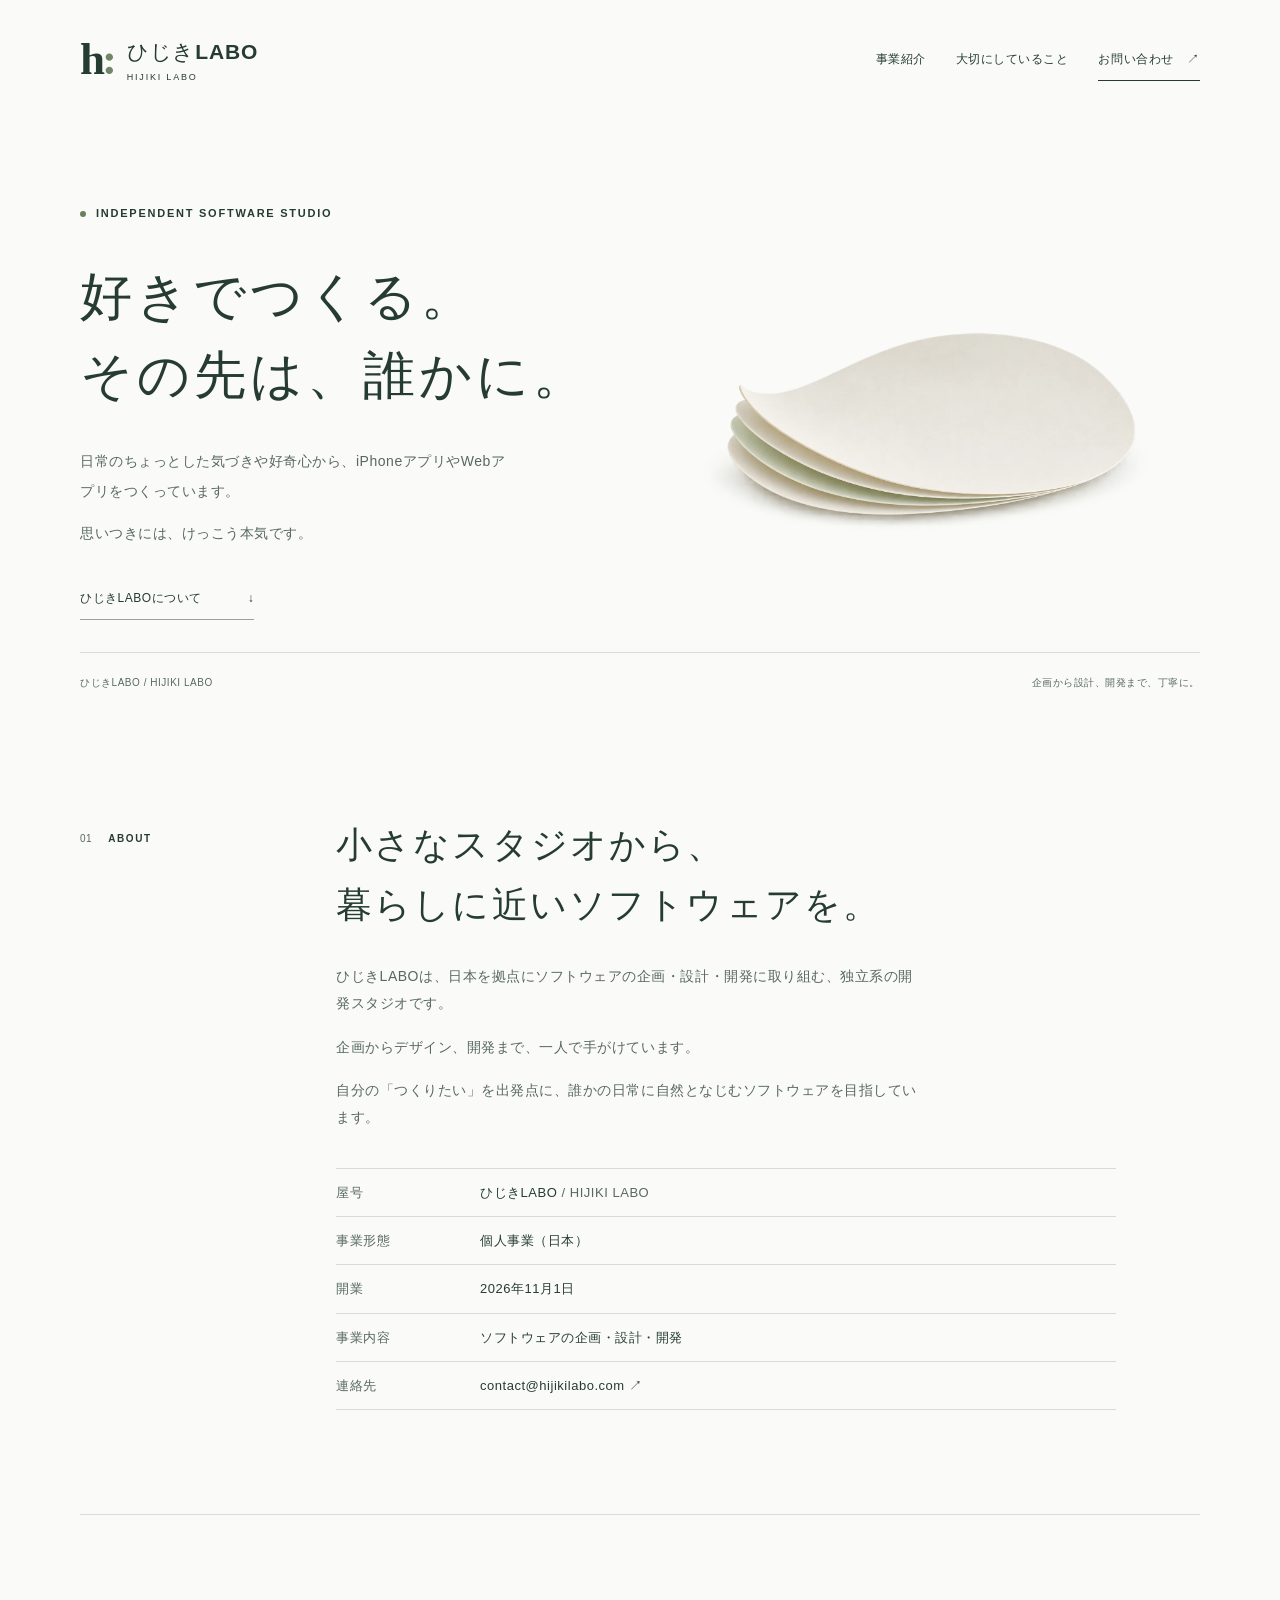
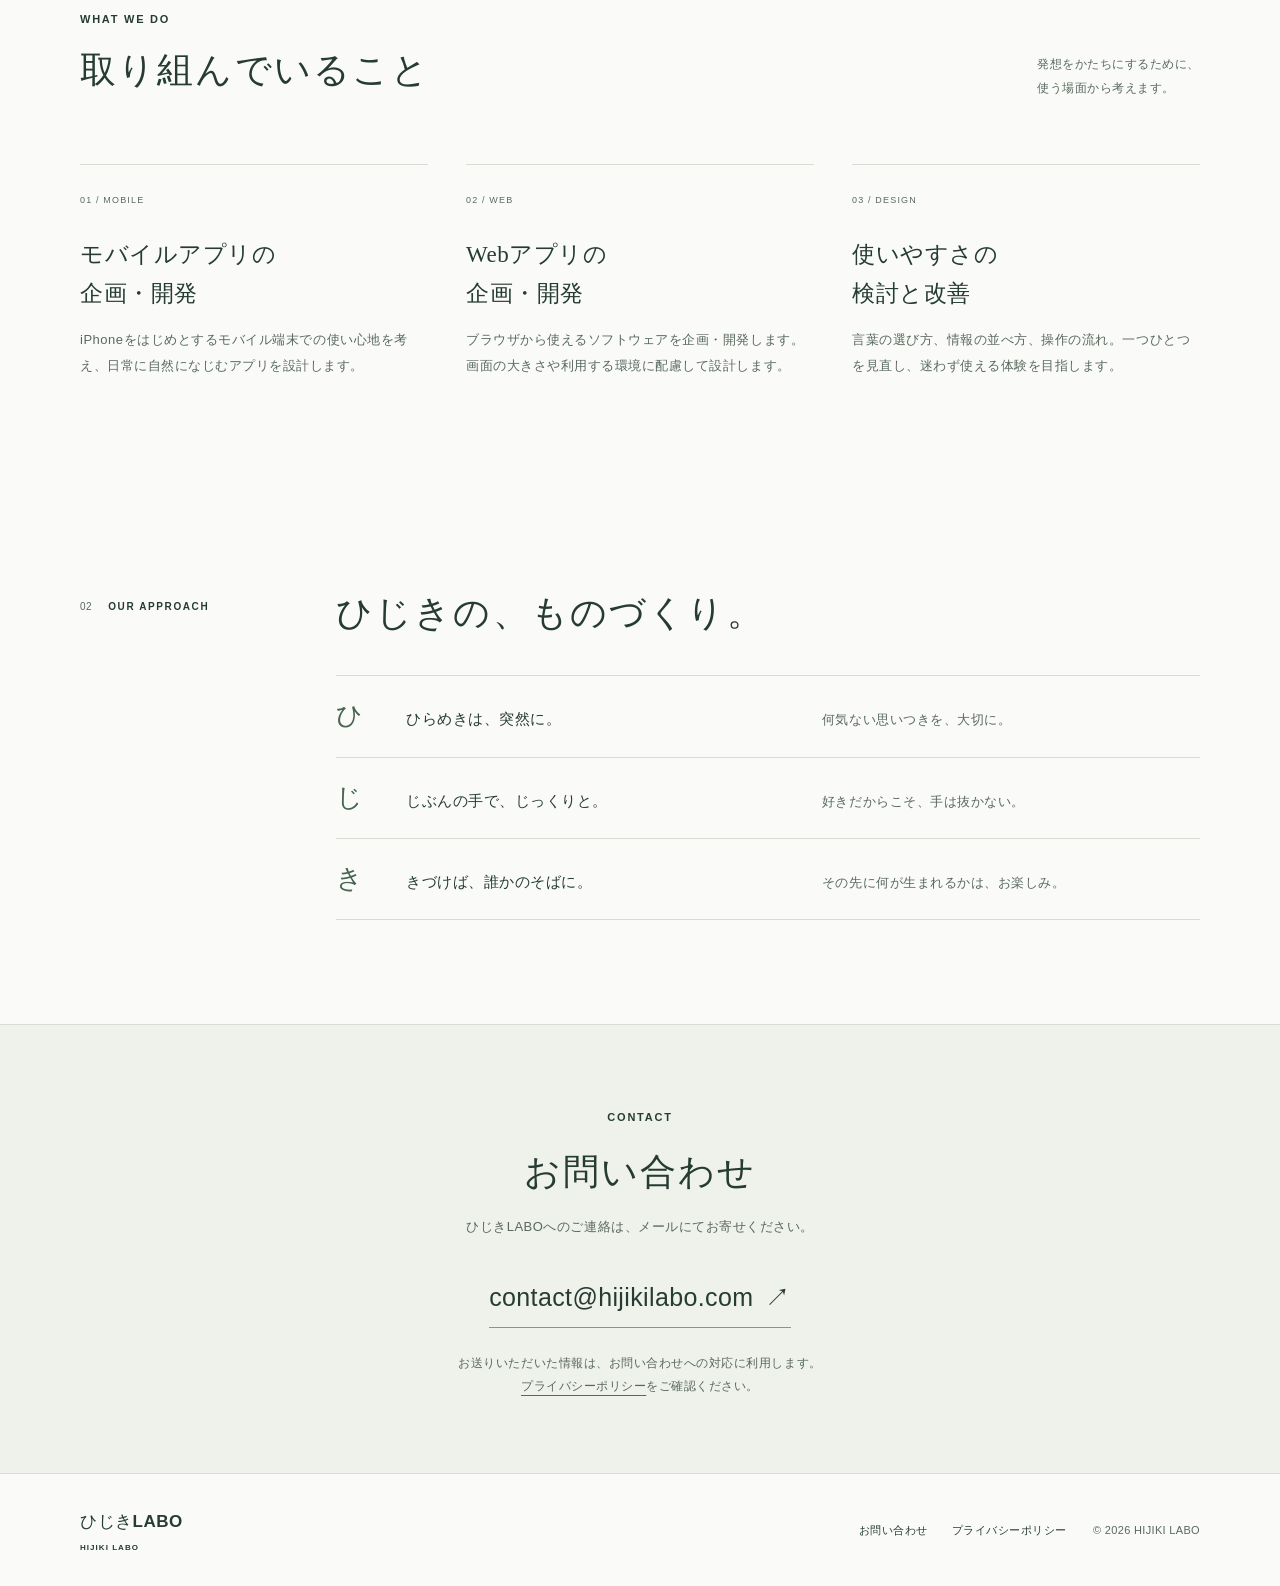
<file: index.html>
<!doctype html>
<html lang="ja">
  <head>
    <meta charset="utf-8" />
    <meta name="viewport" content="width=device-width, initial-scale=1" />
    <meta name="color-scheme" content="light" />
    <title>ひじきLABO / HIJIKI LABO — 好きでつくる。その先は、誰かに。</title>
    <meta
      name="description"
      content="好きでつくる。その先は、誰かに。ひじきLABOは、日本の独立系開発スタジオです。日常のちょっとした気づきや好奇心から、iPhoneアプリやWebアプリをつくっています。"
    />
    <link rel="canonical" href="https://hijikilabo.com/" />
    <meta property="og:type" content="website" />
    <meta property="og:locale" content="ja_JP" />
    <meta property="og:site_name" content="ひじきLABO / HIJIKI LABO" />
    <meta
      property="og:title"
      content="ひじきLABO — 好きでつくる。その先は、誰かに。"
    />
    <meta
      property="og:description"
      content="日常のちょっとした気づきや好奇心から、iPhoneアプリやWebアプリをつくっています。思いつきには、けっこう本気です。"
    />
    <meta property="og:url" content="https://hijikilabo.com/" />
    <meta property="og:image" content="https://hijikilabo.com/assets/og.png" />
    <meta property="og:image:width" content="1200" />
    <meta property="og:image:height" content="630" />
    <meta
      property="og:image:alt"
      content="ひじきLABO / HIJIKI LABO — 好きでつくる。その先は、誰かに。"
    />
    <meta name="twitter:card" content="summary_large_image" />
    <link rel="icon" href="favicon.svg" type="image/svg+xml" />
    <link rel="stylesheet" href="assets/css/style.css?v=refined" />
  </head>
  <body>
    <a class="skip-link" href="#main">本文へスキップ</a>
    <header class="site-header wrap">
      <a class="brand" href="./" aria-label="ひじきLABO トップページ"
        ><span class="brand-symbol" aria-hidden="true">h<span>:</span></span
        ><span>ひじきLABO<small>HIJIKI LABO</small></span></a
      >
      <nav aria-label="メインナビゲーション">
        <a href="#about">事業紹介</a><a href="#approach">大切にしていること</a
        ><a href="#contact">お問い合わせ <span aria-hidden="true">↗</span></a>
      </nav>
    </header>
    <main id="main" tabindex="-1">
      <section class="hero wrap" aria-labelledby="hero-title">
        <div class="hero-copy">
          <p class="eyebrow">
            <span class="status-dot" aria-hidden="true"></span> INDEPENDENT
            SOFTWARE STUDIO
          </p>
          <h1 id="hero-title">
            好きでつくる。<br />その先は、誰かに<span class="period">。</span>
          </h1>
          <p class="hero-description">
            日常のちょっとした気づきや好奇心から、iPhoneアプリやWebアプリをつくっています。
          </p>
          <p class="hero-description hero-aside">
            思いつきには、けっこう本気です。
          </p>
          <a class="text-link" href="#about"
            >ひじきLABOについて <span aria-hidden="true">↓</span></a
          >
        </div>
        <div class="hero-art" aria-hidden="true">
          <img
            class="hero-layers"
            src="assets/hero-layers-03a.webp"
            width="1774"
            height="887"
            alt=""
            decoding="async"
            fetchpriority="high"
          />
        </div>
        <div class="hero-bottom">
          <span>ひじきLABO / HIJIKI LABO</span
          ><span>企画から設計、開発まで、丁寧に。</span>
        </div>
      </section>
      <section
        class="section wrap about"
        id="about"
        aria-labelledby="about-title"
      >
        <div class="section-label">
          <span class="section-number">01</span>
          <p class="eyebrow">ABOUT</p>
        </div>
        <div class="section-body">
          <h2 id="about-title">
            小さなスタジオから、<br />暮らしに近い<br
              class="mobile-break"
            />ソフトウェアを。
          </h2>
          <div class="prose">
            <p>
              ひじきLABOは、日本を拠点にソフトウェアの企画・設計・開発に取り組む、独立系の開発スタジオです。
            </p>
            <p>企画からデザイン、開発まで、一人で手がけています。</p>
            <p>
              自分の「つくりたい」を出発点に、誰かの日常に自然となじむソフトウェアを目指しています。
            </p>
          </div>
          <dl class="business-info">
            <div>
              <dt>屋号</dt>
              <dd>ひじきLABO <span class="muted">/ HIJIKI LABO</span></dd>
            </div>
            <div>
              <dt>事業形態</dt>
              <dd>個人事業（日本）</dd>
            </div>
            <div>
              <dt>開業</dt>
              <dd><time datetime="2026-11-01">2026年11月1日</time></dd>
            </div>
            <div>
              <dt>事業内容</dt>
              <dd>ソフトウェアの企画・設計・開発</dd>
            </div>
            <div>
              <dt>連絡先</dt>
              <dd>
                <a href="mailto:contact@hijikilabo.com"
                  >contact@hijikilabo.com <span aria-hidden="true">↗</span></a
                >
              </dd>
            </div>
          </dl>
        </div>
      </section>
      <section class="activities" aria-labelledby="activities-title">
        <div class="wrap">
          <div class="section-heading">
            <div>
              <p class="eyebrow">WHAT WE DO</p>
              <h2 id="activities-title">取り組んでいること</h2>
            </div>
            <p>発想をかたちにするために、<br />使う場面から考えます。</p>
          </div>
          <div class="activity-list">
            <article>
              <span class="activity-number">01 / MOBILE</span>
              <h3>モバイルアプリの<br />企画・開発</h3>
              <p>
                iPhoneをはじめとするモバイル端末での使い心地を考え、日常に自然になじむアプリを設計します。
              </p>
            </article>
            <article>
              <span class="activity-number">02 / WEB</span>
              <h3>Webアプリの<br />企画・開発</h3>
              <p>
                ブラウザから使えるソフトウェアを企画・開発します。画面の大きさや利用する環境に配慮して設計します。
              </p>
            </article>
            <article>
              <span class="activity-number">03 / DESIGN</span>
              <h3>使いやすさの<br />検討と改善</h3>
              <p>
                言葉の選び方、情報の並べ方、操作の流れ。一つひとつを見直し、迷わず使える体験を目指します。
              </p>
            </article>
          </div>
        </div>
      </section>
      <!-- WORKS_SECTION -->
      <section
        class="section wrap approach"
        id="approach"
        aria-labelledby="approach-title"
      >
        <div class="section-label">
          <span class="section-number">02</span>
          <p class="eyebrow">OUR APPROACH</p>
        </div>
        <div class="section-body">
          <h2 id="approach-title">ひじきの、ものづくり。</h2>
          <div class="principles">
            <article>
              <span aria-hidden="true">ひ</span>
              <div>
                <h3>ひらめきは、突然に。</h3>
                <p>何気ない思いつきを、大切に。</p>
              </div>
            </article>
            <article>
              <span aria-hidden="true">じ</span>
              <div>
                <h3>じぶんの手で、じっくりと。</h3>
                <p>好きだからこそ、手は抜かない。</p>
              </div>
            </article>
            <article>
              <span aria-hidden="true">き</span>
              <div>
                <h3>きづけば、誰かのそばに。</h3>
                <p>その先に何が生まれるかは、お楽しみ。</p>
              </div>
            </article>
          </div>
        </div>
      </section>
      <section class="contact" id="contact" aria-labelledby="contact-title">
        <div class="wrap contact-inner">
          <p class="eyebrow">CONTACT</p>
          <h2 id="contact-title">お問い合わせ</h2>
          <p>
            ひじきLABOへのご連絡は、<br
              class="mobile-break"
            />メールにてお寄せください。
          </p>
          <a class="email-link" href="mailto:contact@hijikilabo.com"
            >contact@hijikilabo.com <span aria-hidden="true">↗</span></a
          >
          <p class="contact-note">
            お送りいただいた情報は、お問い合わせへの対応に利用します。<br /><a
              href="privacy.html"
              >プライバシーポリシー</a
            >をご確認ください。
          </p>
        </div>
      </section>
    </main>
    <footer class="site-footer wrap home-footer">
      <a class="footer-brand" href="./"
        >ひじきLABO <small>HIJIKI LABO</small></a
      >
      <div class="footer-links">
        <a href="mailto:contact@hijikilabo.com">お問い合わせ</a
        ><a href="privacy.html">プライバシーポリシー</a>
      </div>
      <small class="copyright">© 2026 HIJIKI LABO</small>
    </footer>
  </body>
</html>
</file>
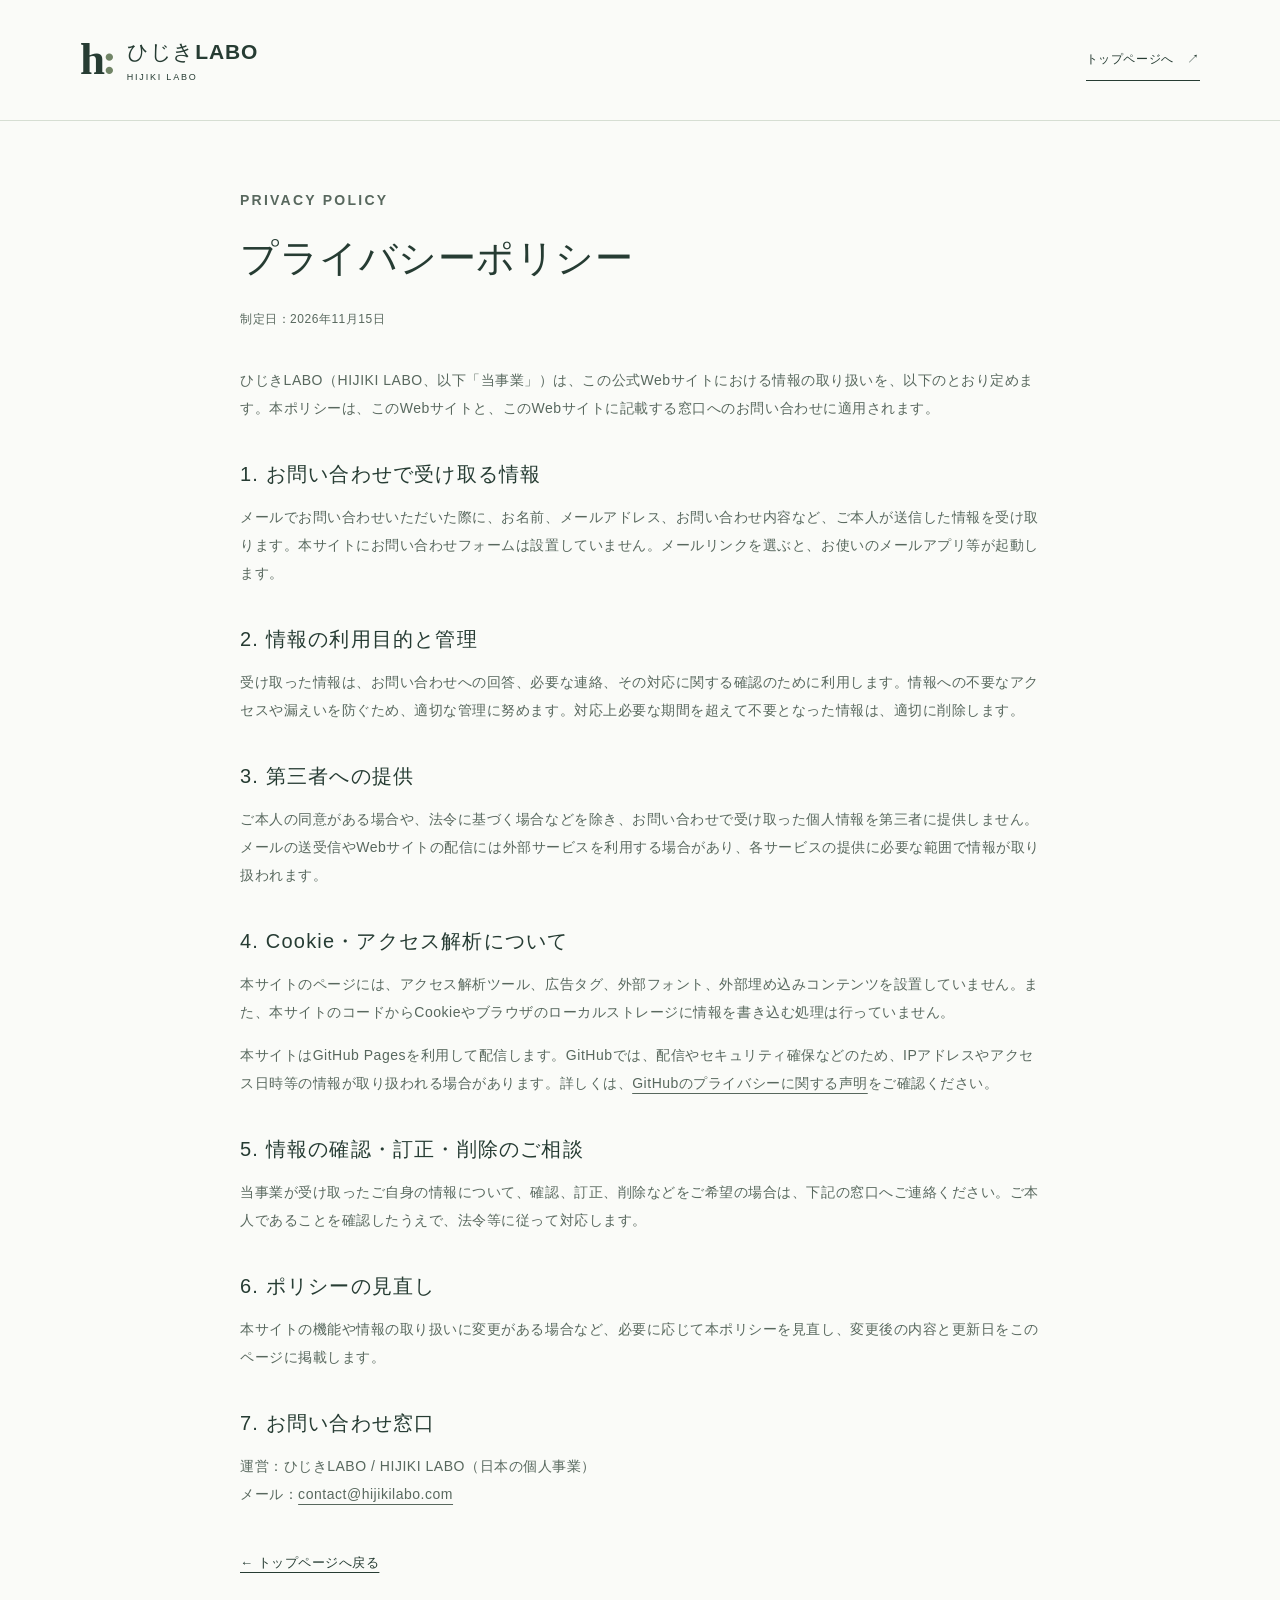
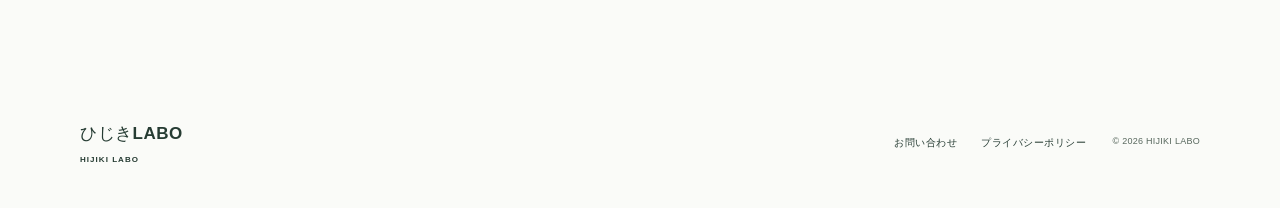
<file: privacy.html>
<!doctype html>
<html lang="ja">
  <head>
    <meta charset="utf-8" />
    <meta name="viewport" content="width=device-width, initial-scale=1" />
    <meta name="color-scheme" content="light" />
    <title>プライバシーポリシー | ひじきLABO / HIJIKI LABO</title>
    <meta
      name="description"
      content="ひじきLABO公式Webサイトにおける、お問い合わせ情報、Cookie、アクセス解析の取り扱いについてご案内します。"
    />
    <link rel="canonical" href="https://hijikilabo.com/privacy.html" />
    <meta property="og:type" content="website" />
    <meta property="og:locale" content="ja_JP" />
    <meta property="og:site_name" content="ひじきLABO / HIJIKI LABO" />
    <meta property="og:title" content="プライバシーポリシー | ひじきLABO" />
    <meta
      property="og:description"
      content="公式Webサイトとお問い合わせ情報の取り扱いについて。"
    />
    <meta property="og:url" content="https://hijikilabo.com/privacy.html" />
    <meta property="og:image" content="https://hijikilabo.com/assets/og.png" />
    <link rel="icon" href="favicon.svg" type="image/svg+xml" />
    <link rel="stylesheet" href="assets/css/style.css" />
  </head>
  <body>
    <a class="skip-link" href="#main">本文へスキップ</a>
    <div class="document-header">
      <header class="site-header wrap">
        <a class="brand" href="./" aria-label="ひじきLABO トップページ"
          ><span class="brand-symbol" aria-hidden="true">h<span>:</span></span
          ><span>ひじきLABO<small>HIJIKI LABO</small></span></a
        >
        <nav aria-label="メインナビゲーション">
          <a href="./">トップページへ <span aria-hidden="true">↗</span></a>
        </nav>
      </header>
    </div>
    <main class="document wrap" id="main" tabindex="-1">
      <p class="eyebrow">PRIVACY POLICY</p>
      <h1>プライバシーポリシー</h1>
      <p class="updated">制定日：2026年11月15日</p>
      <p>
        ひじきLABO（HIJIKI
        LABO、以下「当事業」）は、この公式Webサイトにおける情報の取り扱いを、以下のとおり定めます。本ポリシーは、このWebサイトと、このWebサイトに記載する窓口へのお問い合わせに適用されます。
      </p>
      <h2>1. お問い合わせで受け取る情報</h2>
      <p>
        メールでお問い合わせいただいた際に、お名前、メールアドレス、お問い合わせ内容など、ご本人が送信した情報を受け取ります。本サイトにお問い合わせフォームは設置していません。メールリンクを選ぶと、お使いのメールアプリ等が起動します。
      </p>
      <h2>2. 情報の利用目的と管理</h2>
      <p>
        受け取った情報は、お問い合わせへの回答、必要な連絡、その対応に関する確認のために利用します。情報への不要なアクセスや漏えいを防ぐため、適切な管理に努めます。対応上必要な期間を超えて不要となった情報は、適切に削除します。
      </p>
      <h2>3. 第三者への提供</h2>
      <p>
        ご本人の同意がある場合や、法令に基づく場合などを除き、お問い合わせで受け取った個人情報を第三者に提供しません。メールの送受信やWebサイトの配信には外部サービスを利用する場合があり、各サービスの提供に必要な範囲で情報が取り扱われます。
      </p>
      <h2>4. Cookie・アクセス解析について</h2>
      <p>
        本サイトのページには、アクセス解析ツール、広告タグ、外部フォント、外部埋め込みコンテンツを設置していません。また、本サイトのコードからCookieやブラウザのローカルストレージに情報を書き込む処理は行っていません。
      </p>
      <p>
        本サイトはGitHub Pagesを利用して配信します。GitHubでは、配信やセキュリティ確保などのため、IPアドレスやアクセス日時等の情報が取り扱われる場合があります。詳しくは、<a href="https://docs.github.com/ja/site-policy/privacy-policies/github-general-privacy-statement">GitHubのプライバシーに関する声明</a>をご確認ください。
      </p>
      <h2>5. 情報の確認・訂正・削除のご相談</h2>
      <p>
        当事業が受け取ったご自身の情報について、確認、訂正、削除などをご希望の場合は、下記の窓口へご連絡ください。ご本人であることを確認したうえで、法令等に従って対応します。
      </p>
      <h2>6. ポリシーの見直し</h2>
      <p>
        本サイトの機能や情報の取り扱いに変更がある場合など、必要に応じて本ポリシーを見直し、変更後の内容と更新日をこのページに掲載します。
      </p>
      <h2>7. お問い合わせ窓口</h2>
      <p>
        運営：ひじきLABO / HIJIKI LABO（日本の個人事業）<br />メール：<a
          href="mailto:contact@hijikilabo.com"
          >contact@hijikilabo.com</a
        >
      </p>
      <a class="back-link" href="./">← トップページへ戻る</a>
    </main>
    <footer class="site-footer wrap">
      <a class="footer-brand" href="./"
        >ひじきLABO <small>HIJIKI LABO</small></a
      >
      <div class="footer-links">
        <a href="mailto:contact@hijikilabo.com">お問い合わせ</a
        ><a href="privacy.html" aria-current="page">プライバシーポリシー</a>
      </div>
      <small class="copyright">© 2026 HIJIKI LABO</small>
    </footer>
  </body>
</html>
</file>
<file: assets/css/style.css>
:root {
  --paper: #fafbf8;
  --white: #fff;
  --ink: #263c33;
  --muted: #58685e;
  --green: #466451;
  --line: #d6ded3;
  --max: 1120px;
  font-family:
    -apple-system, BlinkMacSystemFont, "Hiragino Kaku Gothic ProN",
    "Hiragino Sans", "Yu Gothic", Meiryo, sans-serif;
  color: var(--ink);
  background: var(--paper);
  font-synthesis: none;
  text-rendering: optimizeLegibility;
}
* {
  box-sizing: border-box;
}
html {
  scroll-behavior: smooth;
  scroll-padding-top: 28px;
}
body {
  margin: 0;
  font-size: 15px;
  line-height: 1.95;
  letter-spacing: 0.035em;
}
a {
  color: inherit;
  text-underline-offset: 5px;
}
a:hover {
  color: #345840;
}
a:focus-visible {
  outline: 3px solid #466451;
  outline-offset: 6px;
  border-radius: 2px;
}
h1,
h2,
h3,
p {
  margin: 0;
}
h1,
h2,
h3 {
  font-weight: 500;
}
h2 {
  font-size: clamp(25px, 3vw, 36px);
  line-height: 1.65;
  letter-spacing: 0.06em;
}
h3 {
  font-size: 21px;
  line-height: 1.7;
}
.wrap {
  width: min(var(--max), calc(100% - 96px));
  margin-inline: auto;
}
.muted {
  color: var(--muted);
}
.eyebrow {
  font-size: 11px;
  font-weight: 600;
  letter-spacing: 0.16em;
  line-height: 1.6;
}
.skip-link {
  position: absolute;
  top: 12px;
  left: 16px;
  z-index: 10;
  padding: 8px 16px;
  background: var(--ink);
  color: white;
  transform: translateY(-180%);
}
.skip-link:focus {
  transform: none;
  color: white;
}
.site-header {
  min-height: 120px;
  display: flex;
  align-items: center;
  justify-content: space-between;
  gap: 30px;
}
.brand {
  display: flex;
  align-items: center;
  gap: 13px;
  text-decoration: none;
  font-size: 21px;
  font-weight: 600;
  line-height: 1.4;
  letter-spacing: 0.04em;
}
.brand small {
  display: block;
  font-size: 9px;
  letter-spacing: 0.2em;
  margin-top: 5px;
  font-weight: 500;
}
.brand-symbol {
  font-family: Georgia, serif;
  font-size: 45px;
  line-height: 1;
  letter-spacing: -0.07em;
}
.brand-symbol span {
  color: #718567;
}
.site-header nav {
  display: flex;
  align-items: center;
  gap: 30px;
  font-size: 12px;
}
.site-header nav a {
  text-decoration: none;
}
.site-header nav a:last-child {
  padding: 9px 0;
  border-bottom: 1px solid var(--ink);
}
.site-header nav span {
  margin-left: 10px;
}
.hero h1,
.about h2,
.activities h2,
.activity-list h3,
.approach h2,
.principles article > span,
.contact h2 {
  font-family:
    "Hiragino Mincho ProN", "Yu Mincho", "Noto Serif CJK JP", "Noto Serif",
    "MS PMincho", serif;
  font-weight: 400;
}
.hero {
  position: relative;
  padding-top: 85px;
  display: grid;
  grid-template-columns: repeat(2, minmax(0, 1fr));
  column-gap: 30px;
}
.hero-copy {
  padding-bottom: 32px;
  position: relative;
  z-index: 1;
}
.hero .eyebrow {
  display: flex;
  align-items: center;
  gap: 10px;
}
.status-dot {
  width: 6px;
  height: 6px;
  border-radius: 50%;
  background: #6c805b;
}
.hero h1 {
  font-size: clamp(36px, 4.1vw, 56px);
  letter-spacing: 0.075em;
  line-height: 1.52;
  margin: 34px 0 30px;
  white-space: nowrap;
}
.hero-description {
  max-inline-size: 31em;
  font-size: 14px;
  line-height: 2.15;
  color: var(--muted);
}
.hero-aside {
  margin-top: 12px;
}
.text-link {
  display: inline-flex;
  align-items: center;
  gap: 46px;
  text-decoration: none;
  padding: 15px 0 8px;
  border-bottom: 1px solid #99a590;
  margin-top: 24px;
  font-size: 12px;
}
.hero-art {
  position: relative;
  display: flex;
  align-items: center;
  justify-content: center;
  align-self: center;
}
.hero-layers {
  display: block;
  width: 100%;
  height: auto;
  max-height: 100%;
  object-fit: contain;
}
.hero-bottom {
  grid-column: 1/-1;
  display: flex;
  justify-content: space-between;
  padding: 20px 0;
  border-top: 1px solid var(--line);
  font-size: 10px;
  color: var(--muted);
}
.section {
  padding-top: 104px;
  padding-bottom: 104px;
  display: grid;
  grid-template-columns: 20% minmax(0, 1fr);
  gap: 32px;
}
.section-label {
  padding-top: 13px;
  display: flex;
  align-items: baseline;
  gap: 16px;
}
.section-number {
  font-size: 10px;
  color: var(--muted);
}
.section-label .eyebrow {
  font-size: 10px;
}
.prose {
  max-width: 42em;
  margin-top: 28px;
  color: var(--muted);
  font-size: 14px;
}
.prose p + p {
  margin-top: 16px;
}
.business-info {
  max-width: 780px;
  margin: 36px 0 0;
  font-size: 13px;
}
.business-info > div {
  display: grid;
  grid-template-columns: 128px minmax(0, 1fr);
  gap: 16px;
  padding: 11px 0;
  border-bottom: 1px solid var(--line);
}
.business-info > div:first-child {
  border-top: 1px solid var(--line);
}
dt {
  color: var(--muted);
}
dd {
  margin: 0;
  overflow-wrap: anywhere;
}
dd a {
  text-decoration: none;
}
.activities > .wrap {
  border-top: 1px solid var(--line);
  padding-block: 96px 100px;
}
.section-heading {
  display: flex;
  justify-content: space-between;
  align-items: flex-end;
  gap: 24px;
  margin-bottom: 64px;
}
.section-heading h2 {
  margin-top: 12px;
}
.section-heading > p {
  font-size: 12px;
  color: var(--muted);
}
.activity-list {
  display: grid;
  grid-template-columns: repeat(3, 1fr);
  gap: 38px;
}
.activity-list article {
  padding-top: 18px;
  border-top: 1px solid var(--line);
}
.activity-number {
  font-size: 9px;
  letter-spacing: 0.13em;
  color: var(--muted);
}
.activity-list h3 {
  font-size: 23px;
  margin: 22px 0 14px;
}
.activity-list p {
  font-size: 13px;
  color: var(--muted);
  line-height: 2.05;
}
.section-intro {
  margin-top: 25px;
  color: var(--muted);
  font-size: 14px;
}
.works {
  border-bottom: 1px solid var(--line);
}
.works-list {
  list-style: none;
  margin: 34px 0 0;
  padding: 0;
}
.work-item {
  display: grid;
  grid-template-columns: 64px minmax(0, 1fr);
  gap: 22px;
  padding: 28px 0;
  border-top: 1px solid var(--line);
}
.works-list > li:last-child .work-item {
  padding-bottom: 0;
}
.work-icon {
  display: block;
  width: 64px;
  height: 64px;
  object-fit: contain;
  border-radius: 14px;
}
.work-item h3 {
  font-size: 20px;
  overflow-wrap: anywhere;
}
.work-meta {
  display: flex;
  flex-wrap: wrap;
  gap: 3px 18px;
  margin-top: 6px;
  color: var(--muted);
  font-size: 11px;
}
.work-description {
  margin-top: 12px;
  color: var(--muted);
  font-size: 13px;
  overflow-wrap: anywhere;
}
.work-link {
  display: inline-block;
  margin-top: 14px;
  font-size: 12px;
}
.principles {
  margin-top: 32px;
  border-bottom: 1px solid var(--line);
}
.principles article {
  display: grid;
  grid-template-columns: 46px minmax(0, 1fr);
  align-items: baseline;
  gap: 24px;
  border-top: 1px solid var(--line);
  padding-block: 24px;
}
.principles article > div {
  display: grid;
  grid-template-columns: minmax(0, 1fr) minmax(0, 0.95fr);
  align-items: baseline;
  gap: 18px;
}
.principles article > span {
  color: var(--green);
  font-size: 26px;
  line-height: 1.2;
}
.principles h3 {
  font-size: 15px;
}
.principles p {
  color: var(--muted);
  font-size: 13px;
  max-width: 580px;
}
.contact {
  background: #eff1eb;
  border-block: 1px solid var(--line);
}
.contact-inner {
  text-align: center;
  padding-block: 84px 76px;
}
.contact h2 {
  margin: 16px 0 12px;
}
.contact-inner > p:not(.eyebrow) {
  color: var(--muted);
  font-size: 13px;
}
.email-link {
  display: inline-flex;
  align-items: center;
  justify-content: center;
  gap: 12px;
  text-decoration: none;
  border-bottom: 1px solid #879782;
  font-size: clamp(18px, 2.1vw, 25px);
  letter-spacing: 0.015em;
  line-height: 1.6;
  padding: 17px 0 10px;
  margin: 20px 0 24px;
}
.contact-inner p.contact-note {
  font-size: 12px;
  line-height: 1.9;
}
.mobile-break {
  display: none;
}
.site-footer {
  min-height: 132px;
  display: flex;
  align-items: center;
  justify-content: space-between;
  gap: 26px;
}
.home-footer {
  min-height: 112px;
}
.home-footer .footer-links,
.home-footer .copyright {
  font-size: 11px;
}
.footer-brand {
  font-size: 17px;
  font-weight: 600;
  text-decoration: none;
}
.footer-brand small {
  font-size: 8px;
  letter-spacing: 0.13em;
  display: block;
  margin-top: 2px;
}
.footer-links {
  display: flex;
  gap: 24px;
  font-size: 10px;
  margin-left: auto;
}
.footer-links a {
  text-decoration: none;
}
.copyright {
  color: var(--muted);
  font-size: 9px;
  letter-spacing: 0.03em;
}
.document {
  max-width: 800px;
  padding-block: 65px 100px;
}
.document .eyebrow {
  margin-bottom: 16px;
}
.document h1 {
  font-size: clamp(27px, 4vw, 38px);
  font-weight: 500;
  line-height: 1.5;
}
.document .updated {
  font-size: 12px;
  color: var(--muted);
  margin: 20px 0 35px;
}
.document h2 {
  font-size: 20px;
  margin: 36px 0 12px;
}
.document p,
.document li {
  font-size: 14px;
  line-height: 2;
  color: var(--muted);
}
.document p + p {
  margin-top: 15px;
}
.document ul {
  padding-left: 1.5em;
}
.document .back-link {
  display: inline-block;
  margin-top: 42px;
  font-size: 13px;
}
.document a {
  overflow-wrap: anywhere;
}
.document-header {
  border-bottom: 1px solid var(--line);
}
.error-page {
  min-height: 52vh;
}
.error-number {
  font-family: Georgia, serif;
  font-size: 85px;
  color: var(--green);
  letter-spacing: 0;
  line-height: 1.2;
  margin-bottom: 25px;
}
@media (min-width: 1500px) {
  .hero {
    padding-top: 100px;
  }
  .hero-copy {
    padding-bottom: 38px;
  }
}
@media (max-width: 900px) {
  .wrap {
    width: calc(100% - 64px);
  }
  .site-header nav {
    gap: 18px;
    font-size: 11px;
  }
  .hero {
    column-gap: 0;
    grid-template-columns: minmax(0, 1fr) minmax(0, 0.9fr);
    padding-top: 65px;
  }
  .hero h1 {
    font-size: clamp(28px, 4.65vw, 43px);
  }
  .section {
    grid-template-columns: 1fr 3fr;
    gap: 25px;
  }
  .section-label {
    gap: 8px;
  }
  .section-label .eyebrow {
    font-size: 9px;
    letter-spacing: 0.1em;
  }
  .principles article {
    grid-template-columns: 32px minmax(0, 1fr);
    gap: 12px;
  }
  .principles article > div {
    grid-template-columns: 1fr;
    gap: 5px;
  }
  .activity-list {
    gap: 26px;
  }
  .site-footer {
    flex-wrap: wrap;
    padding-block: 30px;
    gap: 20px;
  }
  .copyright {
    width: 100%;
    text-align: right;
  }
  .hero-description {
    font-size: 13px;
  }
}
@media (max-width: 640px) {
  body {
    font-size: 14px;
  }
  .wrap {
    width: calc(100% - 40px);
  }
  .site-header {
    min-height: 100px;
    align-items: flex-start;
    padding-top: 22px;
    gap: 14px;
    flex-wrap: wrap;
    padding-bottom: 17px;
  }
  .brand {
    font-size: 18px;
    gap: 10px;
  }
  .brand-symbol {
    font-size: 37px;
  }
  .brand small {
    font-size: 8px;
    margin-top: 4px;
  }
  .site-header nav {
    width: 100%;
    justify-content: space-between;
    gap: 12px;
    margin-top: 8px;
    font-size: 10px;
  }
  .site-header nav a:last-child {
    padding: 0;
    border: 0;
  }
  .site-header nav span {
    margin-left: 3px;
  }
  .hero {
    padding-top: 44px;
    grid-template-columns: 1fr;
    gap: 0;
  }
  .hero .eyebrow {
    font-size: 9px;
    letter-spacing: 0.12em;
  }
  .hero h1 {
    font-size: clamp(27px, 8.4vw, 48px);
    margin: 23px 0 21px;
    line-height: 1.6;
  }
  .hero-description {
    font-size: 14px;
    line-height: 2;
  }
  .desktop-break {
    display: none;
  }
  .hero-copy {
    padding-bottom: 0;
  }
  .text-link {
    font-size: 11px;
    margin-top: 16px;
    gap: 55px;
  }
  .hero-art {
    width: 100%;
    max-width: 340px;
    justify-self: center;
    margin: 26px 0 20px;
  }
  .hero-bottom {
    font-size: 8px;
    gap: 12px;
    padding: 16px 0;
    align-items: center;
  }
  .hero-bottom span:last-child {
    text-align: right;
    max-width: 155px;
  }
  .section {
    display: block;
    padding-block: 62px;
  }
  .section-label {
    padding: 0;
    margin-bottom: 27px;
    gap: 14px;
  }
  .section-label .eyebrow {
    font-size: 10px;
  }
  .section h2 {
    font-size: 26px;
  }
  .prose {
    font-size: 14px;
    margin-top: 24px;
  }
  .business-info {
    margin-top: 28px;
    font-size: 11px;
  }
  .business-info > div {
    grid-template-columns: 68px 1fr;
    gap: 12px;
  }
  .business-info .muted {
    display: block;
    font-size: 10px;
  }
  .activities > .wrap {
    padding-block: 62px;
  }
  .section-heading {
    display: block;
    margin-bottom: 30px;
  }
  .section-heading h2 {
    font-size: 25px;
    margin-top: 12px;
  }
  .section-heading > p {
    margin-top: 16px;
    font-size: 12px;
  }
  .activity-list {
    grid-template-columns: 1fr;
    gap: 28px;
  }
  .activity-list article {
    padding-top: 16px;
  }
  .activity-list h3 {
    font-size: 20px;
    margin: 16px 0 12px;
  }
  .activity-list h3 br {
    display: none;
  }
  .section-intro {
    font-size: 12px;
    line-height: 2;
  }
  .approach h2 {
    font-size: clamp(23px, 6.6vw, 26px);
  }
  .work-item {
    grid-template-columns: 52px minmax(0, 1fr);
    gap: 16px;
    padding: 24px 0;
  }
  .work-icon {
    width: 52px;
    height: 52px;
    border-radius: 12px;
  }
  .work-item h3 {
    font-size: 18px;
  }
  .work-description {
    font-size: 12px;
  }
  .principles {
    margin-top: 27px;
  }
  .principles article {
    padding-block: 18px;
  }
  .principles article > span {
    font-size: 23px;
  }
  .principles h3 {
    font-size: 16px;
  }
  .contact-inner {
    padding-block: 58px;
  }
  .contact h2 {
    font-size: 26px;
    margin: 13px 0 18px;
  }
  .mobile-break {
    display: block;
  }
  .email-link {
    font-size: clamp(16px, 4.8vw, 25px);
    gap: 15px;
    margin-top: 8px;
  }
  .site-footer {
    min-height: 160px;
    gap: 24px;
    padding-block: 28px;
    align-items: flex-start;
  }
  .footer-brand {
    font-size: 16px;
  }
  .footer-links {
    font-size: 9px;
    display: flex;
    flex-direction: column;
    gap: 9px;
  }
  .copyright {
    font-size: 8px;
  }
  .document {
    padding-block: 44px 65px;
  }
  .document h1 {
    font-size: 26px;
  }
  .document h2 {
    font-size: 19px;
  }
  .document p,
  .document li {
    font-size: 13px;
  }
  .error-number {
    font-size: 70px;
  }
}
@media (prefers-reduced-motion: reduce) {
  html {
    scroll-behavior: auto;
  }
  *,
  *::before,
  *::after {
    animation: none !important;
    transition: none !important;
  }
}
</file>
